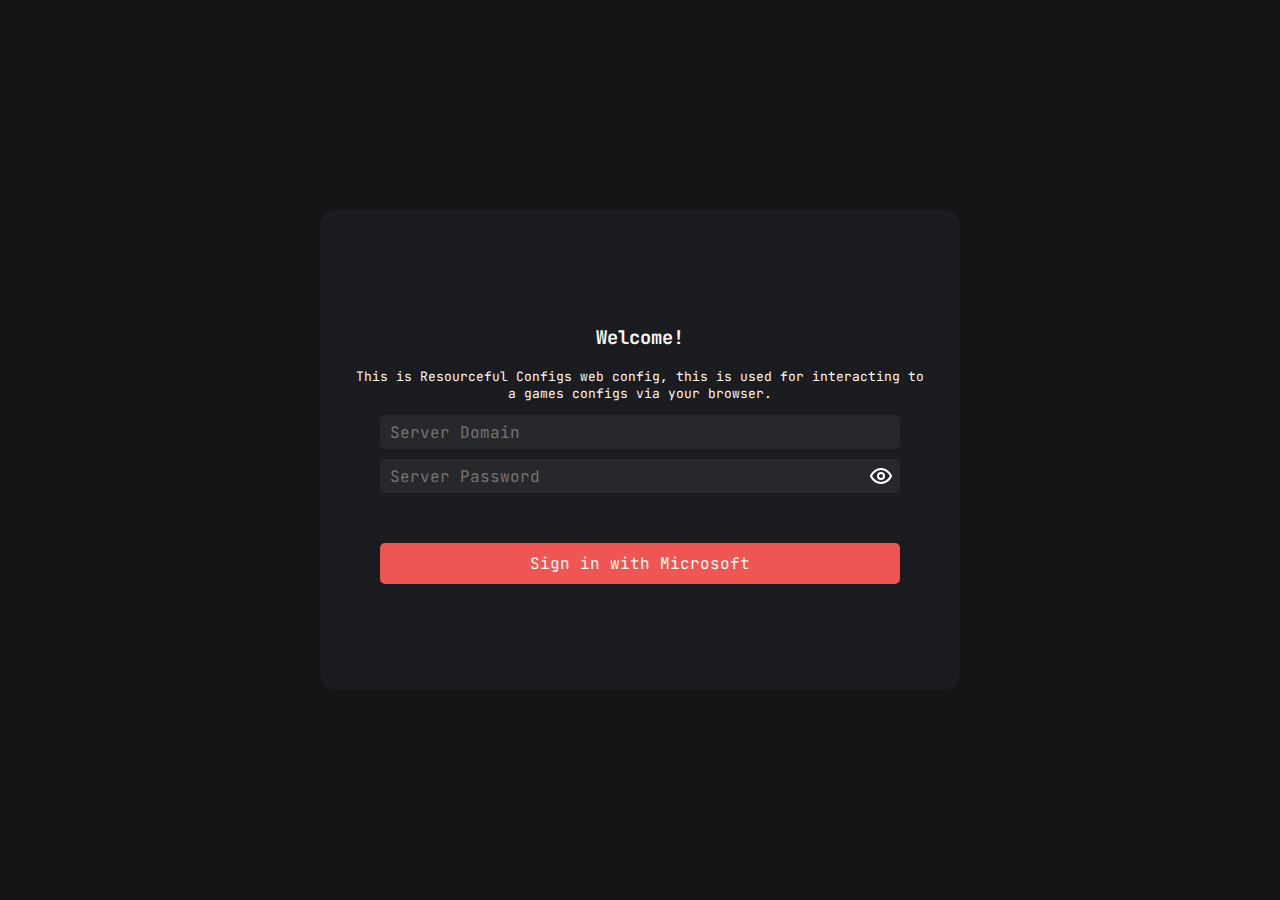
<file: public/index.html>
<!DOCTYPE html>
<html lang="en" xmlns="http://www.w3.org/1999/html">
<head>
    <meta charset="UTF-8">
    <meta name="viewport" content="width=device-width, initial-scale=1.0">
    <title>Login</title>
    <link rel="stylesheet" href="styles/index.css">
    <link rel="stylesheet" href="styles/login.css">
</head>
<body>
    <div id="container">
        <div id="splash"></div>
        <div id="login-container">
            <div>
                <h3>Welcome!</h3>
                <p>This is Resourceful Configs web config, this is used for interacting to a games configs via your browser.</p>
                <input type="text" name="server-domain" id="server-domain" placeholder="Server Domain"/>
                <input type="password" name="server-password" id="server-password" placeholder="Server Password"/>
                <label id="show-password" for="server-password"></label>
                <button id="server-login">Sign in with Microsoft</button>
            </div>
        </div>
    </div>
</body>
<script src="scripts/login/login.js"></script>
</html>
</file>
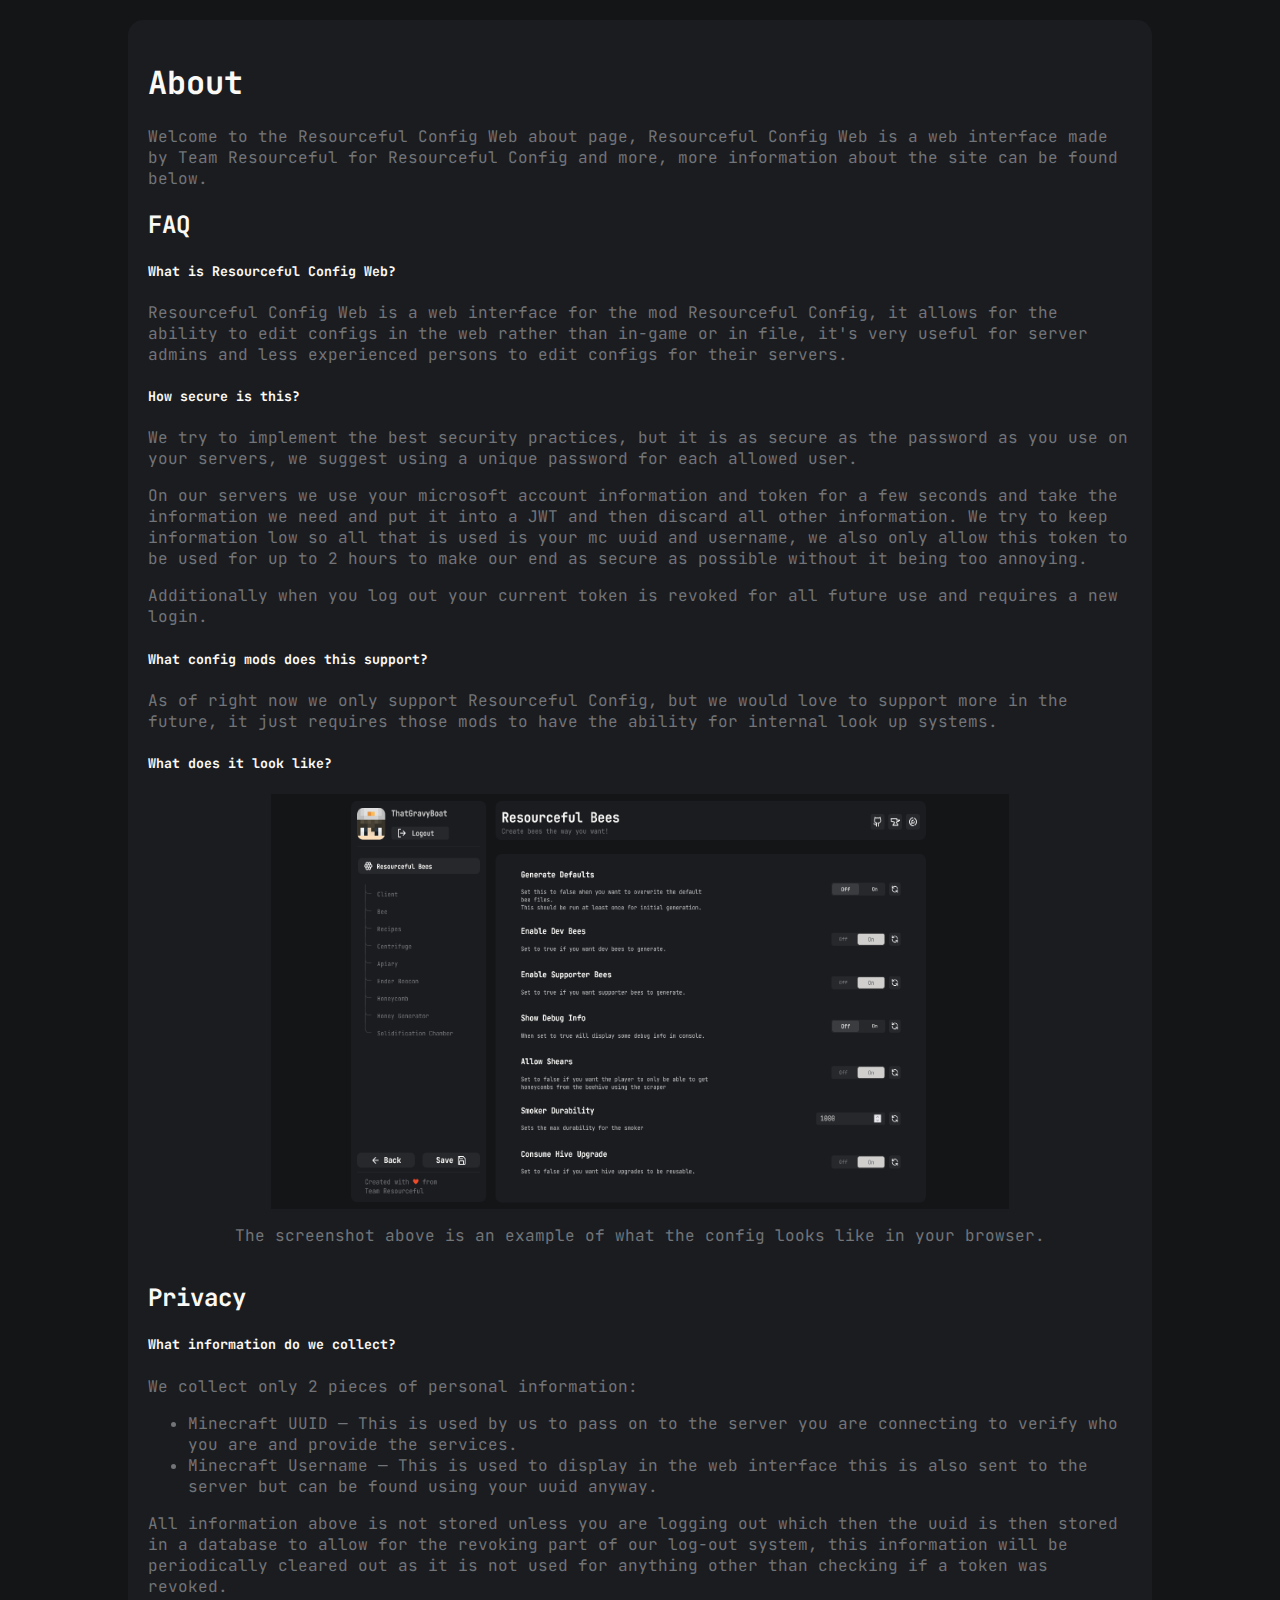
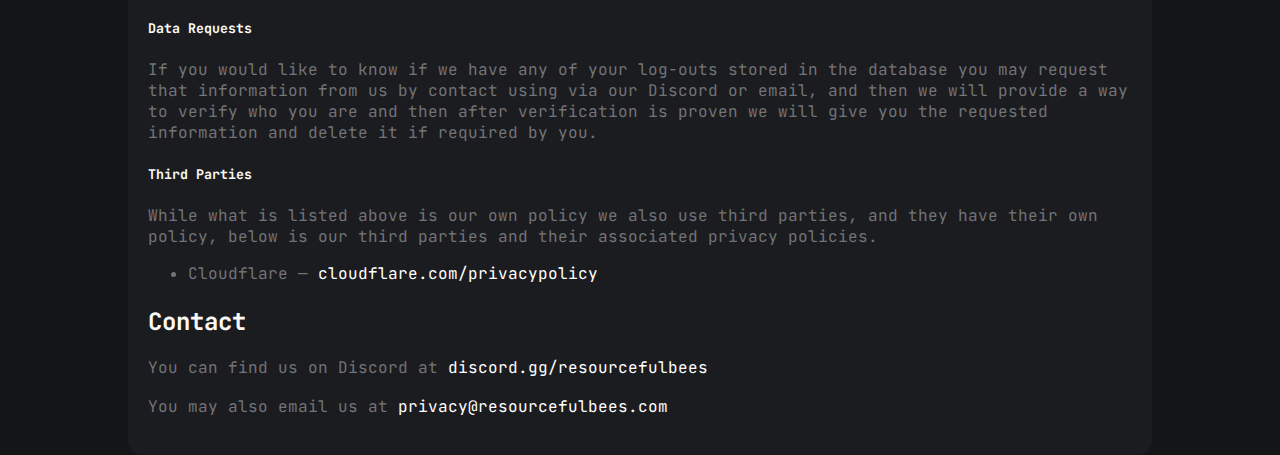
<file: public/about.html>
<!DOCTYPE html>
<html lang="en">
<head>
    <meta charset="UTF-8">
    <meta name="viewport" content="width=device-width">
    <title>About</title>
    <link rel="stylesheet" href="styles/index.css">
    <link rel="stylesheet" href="styles/about.css">
    <link rel="stylesheet" href="styles/animated-links.css">
</head>
<body>
    <div class="container">
        <h1>About</h1>
        <p>Welcome to the Resourceful Config Web about page, Resourceful Config Web is a web interface made by Team Resourceful for Resourceful Config and more, more information about the site can be found below.</p>
        <h2>FAQ</h2>
        <h5>What is Resourceful Config Web?</h5>
        <p>Resourceful Config Web is a web interface for the mod Resourceful Config, it allows for the ability to edit configs in the web rather than in-game or in file, it's very useful for server admins and less experienced persons to edit configs for their servers.</p>
        <h5>How secure is this?</h5>
        <p>We try to implement the best security practices, but it is as secure as the password as you use on your servers, we suggest using a unique password for each allowed user.</p>
        <p>On our servers we use your microsoft account information and token for a few seconds and take the information we need and put it into a JWT and then discard all other information. We try to keep information low so all that is used is your mc uuid and username, we also only allow this token to be used for up to 2 hours to make our end as secure as possible without it being too annoying.</p>
        <p>Additionally when you log out your current token is revoked for all future use and requires a new login.</p>
        <h5>What config mods does this support?</h5>
        <p>As of right now we only support Resourceful Config, but we would love to support more in the future, it just requires those mods to have the ability for internal look up systems.</p>
        <h5>What does it look like?</h5>
        <div class="center">
            <img style="width: 75%; aspect-ratio: 16/9" src="assets/config_preview.png" alt="Config Preview">
            <p>The screenshot above is an example of what the config looks like in your browser.</p>
        </div>
        <h2>Privacy</h2>
        <h5>What information do we collect?</h5>
        <p>We collect only 2 pieces of personal information:</p>
        <ul>
            <li>Minecraft UUID — This is used by us to pass on to the server you are connecting to verify who you are and provide the services.</li>
            <li>Minecraft Username — This is used to display in the web interface this is also sent to the server but can be found using your uuid anyway.</li>
        </ul>
        <p>All information above is not stored unless you are logging out which then the uuid is then stored in a database to allow for the revoking part of our log-out system, this information will be periodically cleared out as it is not used for anything other than checking if a token was revoked.</p>
        <h5>Data Requests</h5>
        <p>If you would like to know if we have any of your log-outs stored in the database you may request that information from us by contact using via our Discord or email, and then we will provide a way to verify who you are and then after verification is proven we will give you the requested information and delete it if required by you.</p>
        <h5>Third Parties</h5>
        <p>While what is listed above is our own policy we also use third parties, and they have their own policy, below is our third parties and their associated privacy policies.</p>
        <ul>
            <li>Cloudflare — <a href="https://cloudflare.com/privacypolicy/">cloudflare.com/privacypolicy</a></li>
        </ul>
        <h2>Contact</h2>
        <p>You can find us on Discord at <a href="https://discord.gg/resourcefulbees">discord.gg/resourcefulbees</a></p>
        <p>You may also email us at <a href="mailto:privacy@resourcefulbees.com">privacy@resourcefulbees.com</a></p>
    </div>
</body>
</html>
</file>
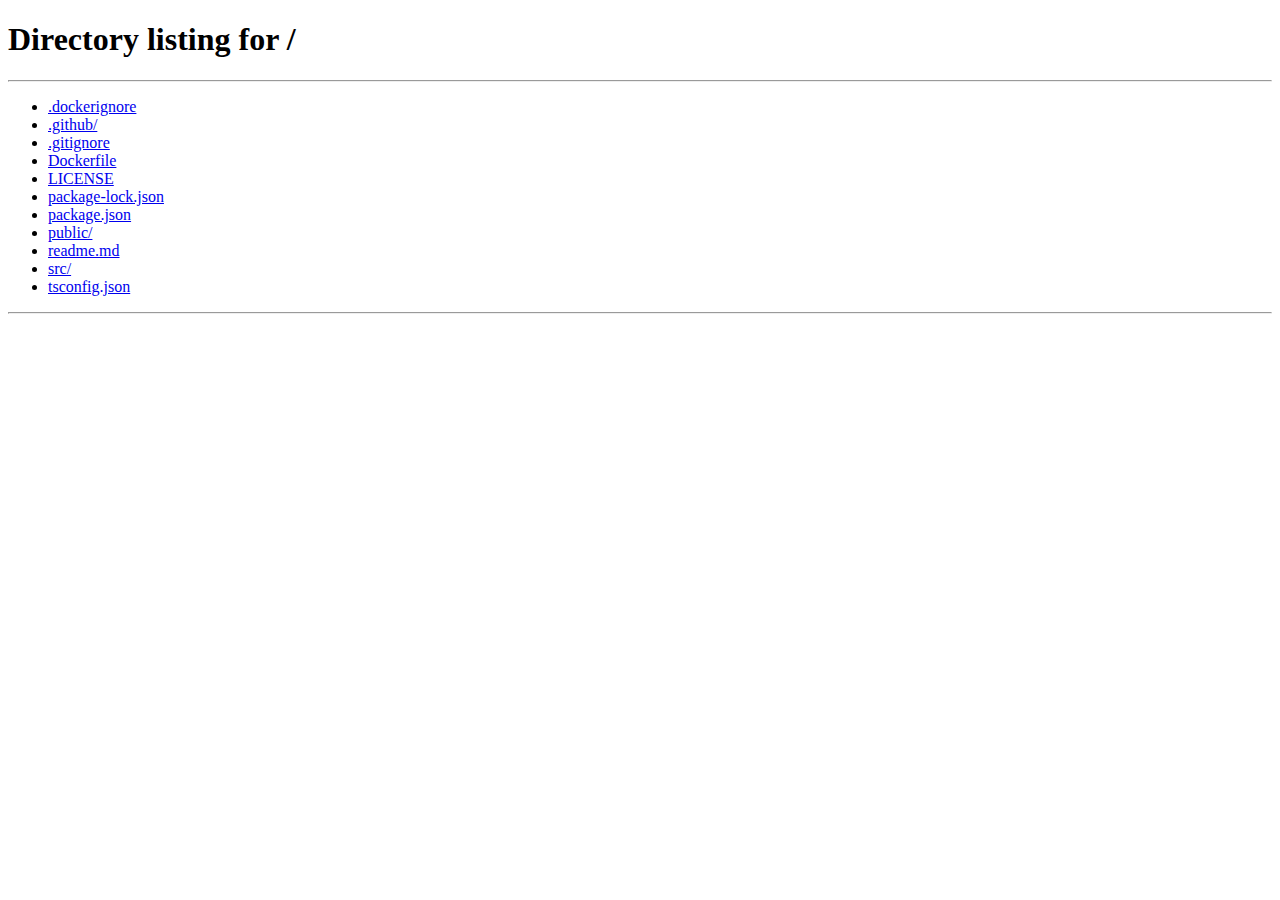
<file: public/config.html>
<!DOCTYPE html>
<html lang="en">
<head>
    <meta charset="UTF-8">
    <meta name="viewport" content="width=device-width, initial-scale=1.0">
    <title>Config</title>
    <link rel="stylesheet" href="styles/index.css">
    <link rel="stylesheet" href="styles/loader.css">
    <link rel="stylesheet" href="styles/config.css">
    <link rel="stylesheet" href="styles/settings.css">
    <link rel="stylesheet" href="styles/elements.css">
</head>
<base>
<body>
    <div id="categories">
        <div id="user">
            <div id="user-icon">
                <img id="user-icon-img" src="assets/lucide/help-circle.svg" alt="User Profile Picture">
            </div>
            <div id="user-data">
                <h3 id="username">Loading...</h3>
                <div id="logout"><img src="assets/lucide/log-out.svg" alt="Logout Button"/><span>Logout</span></div>
            </div>
        </div>
        <div>
            <div id="category-list-header">
                <p id="selected-category">Selected Category</p>
            </div>
            <div id="config-categories">
                <ul id="category-list"></ul>
            </div>
            <div id="back-done-btn">
                <h3 id="back-btn">Back</h3>
                <h3 id="save-btn">Save</h3>
            </div>
        </div>
        <div id="message">
            <h3 id="created-message">Created with <span style="color: #EE4B2B">❤</span> from<br>Team Resourceful</h3>
        </div>
    </div>
    <div id="entry-container">
        <div id="entry-info">
            <div>
                <h1 id="config-title"></h1>
                <p id="config-description"></p>
            </div>
            <div id="entry-info-buttons"></div>
        </div>
        <div id="items" class="loading">
            <div class="lds-ellipsis"><div></div><div></div><div></div><div></div></div>
        </div>
    </div>
</body>
<script src="scripts/utils.js"></script>
<script src="scripts/api.js"></script>
<script src="scripts/login/logout.js"></script>
<script src="scripts/config/config-history.js"></script>
<script src="scripts/config/loader.js"></script>
<script src="scripts/config/saver.js"></script>
<script src="scripts/config/config-info.js"></script>
</html>
</file>
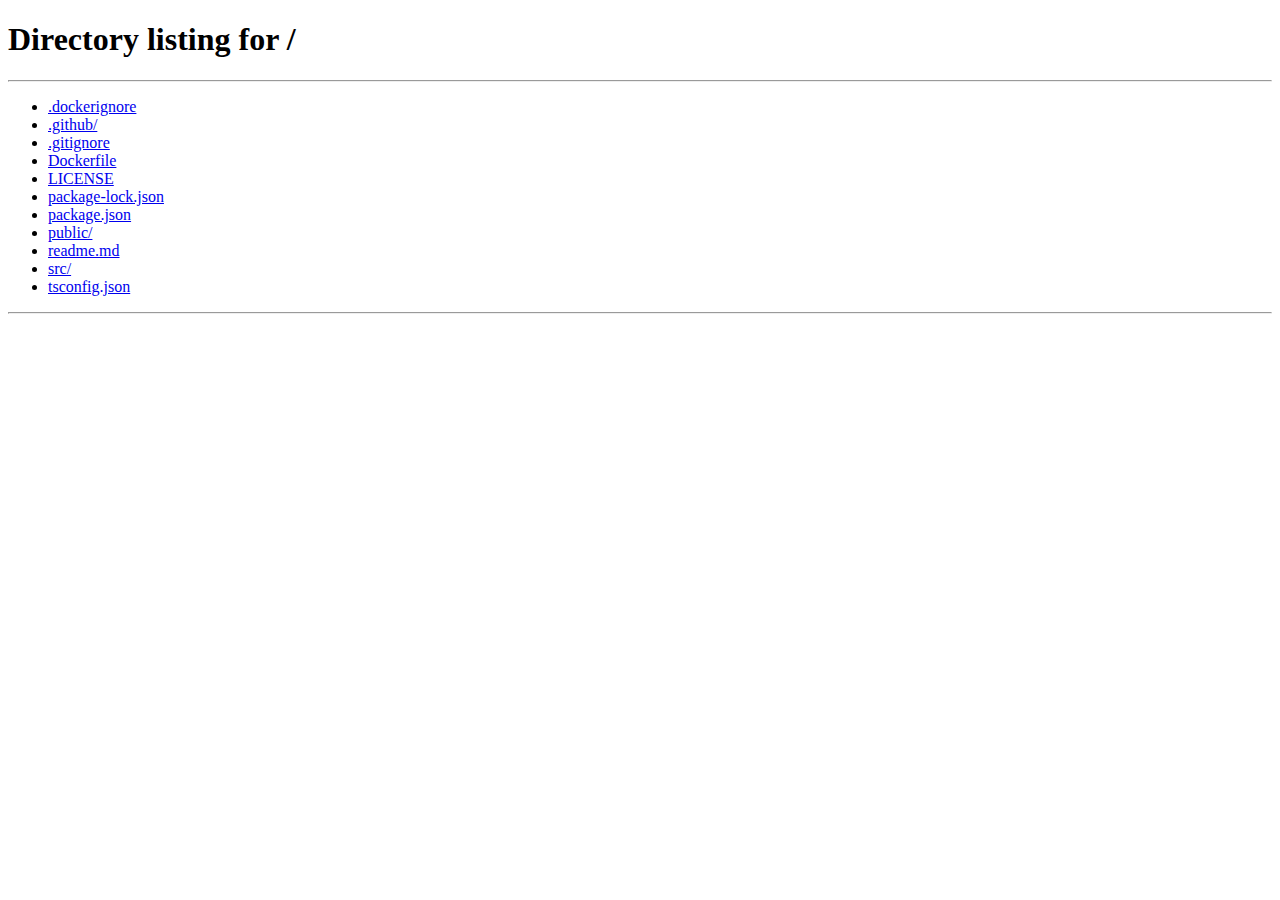
<file: public/configs.html>
<!DOCTYPE html>
<html lang="en">
<head>
    <meta charset="UTF-8">
    <meta name="viewport" content="width=device-width, initial-scale=1.0">
    <title>Configs</title>
    <link rel="stylesheet" href="styles/index.css">
    <link rel="stylesheet" href="styles/configs.css">
    <link rel="stylesheet" href="styles/loader.css">
</head>
<body>
    <div id="configs" class="loading">
        <div class="lds-ellipsis"><div></div><div></div><div></div><div></div></div>
    </div>
</body>
<script src="scripts/utils.js"></script>
<script src="scripts/api.js"></script>
<script src="scripts/login/logout.js"></script>
<script src="scripts/configs.js"></script>
</html>
</file>
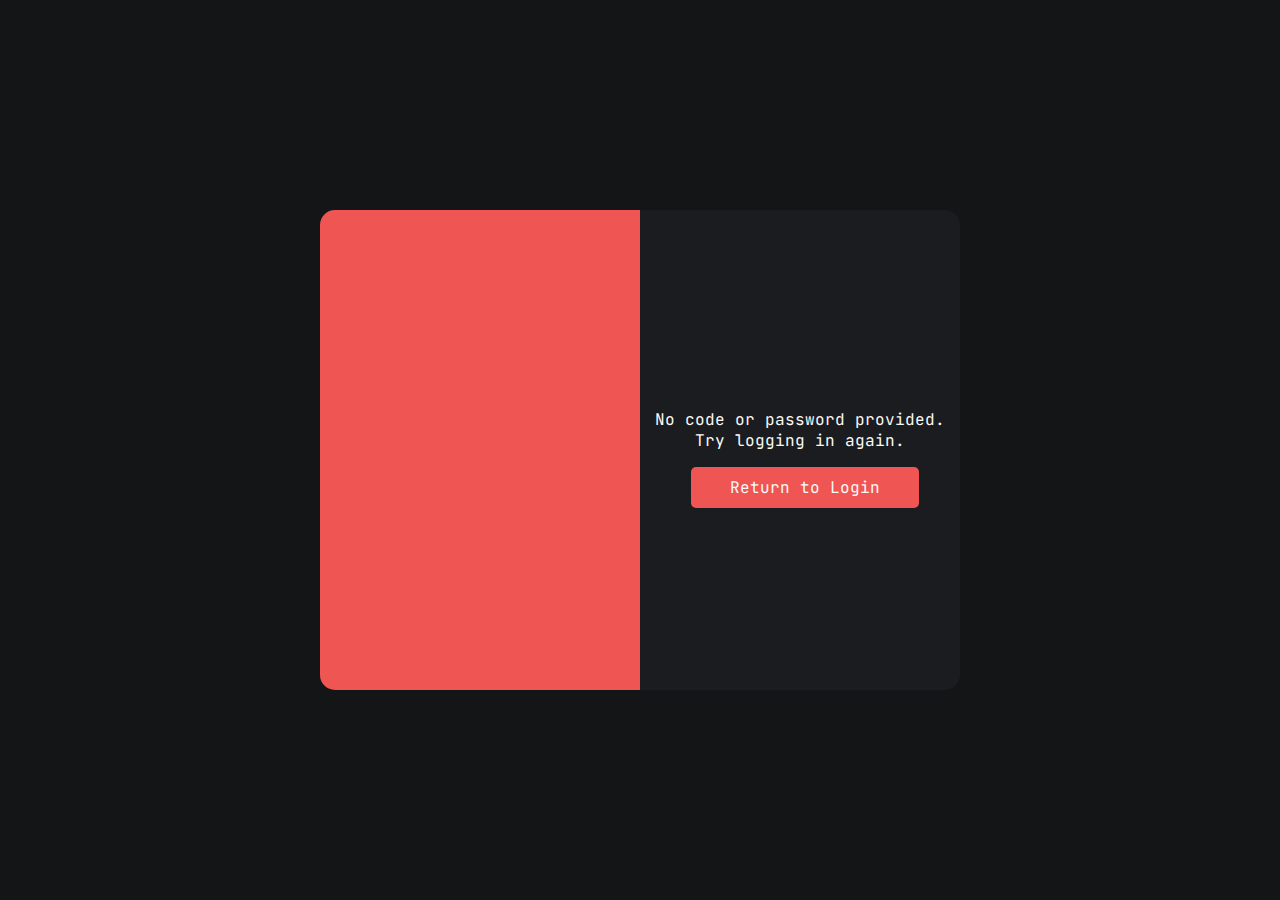
<file: public/mslogin.html>
<!DOCTYPE html>
<html lang="en">
<head>
    <meta charset="UTF-8">
    <meta name="viewport" content="width=device-width, initial-scale=1.0">
    <title>Microsoft Login</title>
    <link rel="stylesheet" href="styles/index.css">
    <link rel="stylesheet" href="styles/mslogin.css">
    <link rel="stylesheet" href="styles/loader.css">
</head>
<body>
<div id="container">
    <div id="splash"></div>
    <div id="login-container">
        <div class="lds-ellipsis"><div></div><div></div><div></div><div></div></div>
    </div>
</div>
</body>
<script src="scripts/api.js"></script>
<script src="scripts/login/mslogin.js"></script>
</html>
</file>
<file: public/styles/index.css>
@import url('https://fonts.googleapis.com/css2?family=JetBrains+Mono:wght@100;300;400;500;700&display=swap');

:root {
    --background-color: #131517;
    --container-color: #1A1C20;

    --accent-color: #27282C;

    --text-title-color: #FAF9F6;
    --text-paragraph-color: #727478;

    --button-color: #27282C;
    --button-transparent-color: rgba(39, 40, 44, 0.5);
    --button-hover-color: #35373B;

    --highlight-color: #EF5552;
    --highlight-hover-color: #F56A67;

    --card-radius: 15px;
    --small-button-radius: 5px;
    --medium-button-radius: 10px;
}

body, html {
    padding: 0;
    margin: 0;

    height: 100vh;

    font-family: 'JetBrains Mono', monospace;
}

.no-drag {
    user-select: none;
    -moz-user-select: none;
    -webkit-user-drag: none;
    -webkit-user-select: none;
    -ms-user-select: none;
}

.no-margin {
    margin: 0;
}

.no-link-color {
    color: inherit;
}
</file>
<file: public/styles/login.css>
body {
    background-color: var(--background-color);

    display: flex;
    justify-content: center;
    align-items: center;
}

#container {
    width: clamp(150px, 50%, 750px);
    aspect-ratio: 4/3;
    background-color: var(--container-color);
    border-radius: 15px;

    display: grid;
    grid-template-columns: 1fr 1fr;

    row-gap: 20px;
}

#splash {
    background-color: var(--highlight-color);
    border-radius: 15px 0 0 15px;
}

#login-container {
    display: flex;
    flex-direction: column;
    justify-content: center;
    align-content: center;
    text-align: center;

    color: var(--text-title-color);
}

#login-container > div {
    padding: 30px;
}

#server-domain, #server-password, #server-login {
    padding: 10px;
    position: relative;
    left: 0;
    outline: none;
    border: transparent;
    background-color: var(--button-color);
    font-size: 16px;

    border-radius: 5px;

    width: calc(100% - 80px);

    height: 14px;

    font-family: 'JetBrains Mono', monospace;

    color: var(--text-title-color);

    margin-bottom: 10px;
}

#show-password {
    position: absolute;

    background-image: url("../assets/lucide/eye.svg");
    background-position: center;
    background-repeat: no-repeat;

    height: 24px;
    width: 24px;
    padding: 5px;

    background-color: var(--button-color);

    margin-left: -36px;

    border-radius: 5px;
}

#show-password:hover {
    cursor: pointer;
}

#show-password.open {
    background-image: url("../assets/lucide/eye-off.svg");
}

#server-login {
    margin-top: 40px;

    width: calc(100% - 60px);
    height: initial;

    background-color: var(--highlight-color);
}

#server-login:hover {
    cursor: pointer;
}

#login-container > div > p {
    font-size: small;
}

@media screen and (max-width: 1300px) {
    #container {
        grid-template-columns: 1fr;
    }
    #splash {
        display: none;
    }
}

@media screen and (max-width: 800px) {
    #container {
        width: 70%;
    }
}

@media screen and (max-width: 500px) {
    #container {
        width: 80%;
    }
}
</file>
<file: public/styles/about.css>
body {
    display: grid;
    column-count: 2;
    padding-left: 10%;
    padding-right: 10%;

    width: 80%;

    background-color: var(--background-color);
}

h1, h2, h3, h4, h5, h6 {
    color: var(--text-title-color);
}

p, span, li {
    color: var(--text-paragraph-color);
}

.container {

    width: calc(100% - 40px);

    background-color: var(--container-color);
    border-radius: 15px;
    padding: 20px;
    margin-bottom: 20px;
    margin-top: 20px;
}

.center {
    display: flex;
    justify-content: center;
    align-items: center;

    flex-direction: column;

    width: 100%;
}
</file>
<file: public/styles/loader.css>
/*
Taken from https://loading.io/css/
*/

.lds-ellipsis {
    display: inline-block;
    position: relative;
    width: 80px;
    height: 80px;
}
.lds-ellipsis div {
    position: absolute;
    top: 33px;
    width: 13px;
    height: 13px;
    border-radius: 50%;
    background: #fff;
    animation-timing-function: cubic-bezier(0, 1, 1, 0);
}
.lds-ellipsis div:nth-child(1) {
    left: 8px;
    animation: lds-ellipsis1 0.6s infinite;
}
.lds-ellipsis div:nth-child(2) {
    left: 8px;
    animation: lds-ellipsis2 0.6s infinite;
}
.lds-ellipsis div:nth-child(3) {
    left: 32px;
    animation: lds-ellipsis2 0.6s infinite;
}
.lds-ellipsis div:nth-child(4) {
    left: 56px;
    animation: lds-ellipsis3 0.6s infinite;
}
@keyframes lds-ellipsis1 {
    0% {
        transform: scale(0);
    }
    100% {
        transform: scale(1);
    }
}
@keyframes lds-ellipsis3 {
    0% {
        transform: scale(1);
    }
    100% {
        transform: scale(0);
    }
}
@keyframes lds-ellipsis2 {
    0% {
        transform: translate(0, 0);
    }
    100% {
        transform: translate(24px, 0);
    }
}
</file>
<file: public/styles/config.css>
body {
    display: grid;
    column-count: 2;
    padding-left: 10%;
    padding-right: 10%;

    width: calc(100% - 20%);

    grid-template-columns: max(25%, 300px) calc(100% - max(25%, 300px));

    background-color: var(--background-color);
}

#entry-container {
    width: 100%;
    display: grid;
    grid-template-rows: 90px 90%;
    grid-row-gap: 1rem;
    padding-top: 1rem;
    padding-bottom: 1rem;

    height: calc(100vh - 4em);
}

#entry-info {
    background-color: var(--container-color);
    width: calc(100% - 4em);
    padding: 1rem;
    margin: 0 0.5em 0 0.5em;

    border-radius: 15px;

    display: grid;
    grid-template-columns: 75% 25%;
}

#entry-info > div {
    height: 100%;
}

#entry-info > div > h1 {
    margin: 0;
    color: var(--text-title-color);
}

#entry-info > div > p {
    margin: 0;
    color: var(--text-paragraph-color);
}

#entry-info-buttons {
    display: flex;
    flex-direction: row-reverse;

    gap: 10px;

    align-items: center;
}

#entry-info-buttons  > a {
    background-color: var(--button-color);
    width: 24px;
    height: 24px;
    padding: 6px;

    border-radius: 5px;
}

#entry-info-buttons > a:hover {
    cursor: pointer;
    background-color: var(--button-hover-color);
}

#items {
    width: 100%;
}

.loading {
    display: flex;
    justify-content: center;
    align-items: center;
    color: white;
}

#categories {
    width: calc(100% - 4em);
    height: calc(100vh - 4em);
    margin: 1em 0.5em 1em 1em;
    padding: 1rem;
    border-radius: 15px;
    background-color: var(--container-color);

    display: grid;
    grid-template-rows: 90px auto calc(2em + 20px);
}

#categories > div:not(:last-child) {
    border-bottom: 1px solid #2A2C30;
}

#category-list-header {
    height: 45px;
    padding-top: 25px;
}

#category-list-header > h3 {
    padding-left: 10px;
    color: rgba(250, 249, 246, 0.8);
}

#selected-category {
    --selected-category-image: url("../assets/lucide/box.svg");

    display: flex;
    padding-left: 15px;
    height: 20px;
    align-items: center;
    color: var(--text-title-color);
    margin: 0 0 0 2px;

    font-size: 15px;
    font-weight: bold;

    background-color: var(--button-color);
    padding-bottom: 7px;
    padding-top: 10px;
    border-radius: 10px;
}

#selected-category::before {
    content: var(--selected-category-image);
    padding-right: 10px;
}

#config-categories {
    width: 100%;
    height: calc(100% - 120px);
    overflow-y: auto;
}

#category-list {
    list-style-type: none;
    padding-left: 20px;
    padding-bottom: 40px;

    margin-right: 10px;

    height: 0; /* This is the fix, idk why but it is */
}

#category-list > li {
    border-left: 2px solid #3A3C40;
    padding-left: 20px;
    width: calc(100% - 22px);
    height: 2.5em;
    color: var(--text-paragraph-color);
}

#category-list > li > span {
    display: block;
    padding: 7px 10px;
    font-size: 15px;
    font-weight: 400;
    width: calc(100% - 20px);
}

#category-list > li > span:hover {
    cursor: pointer;
    background-color: #35373b;
    border-radius: 5px;
}

#category-list:last-child li:last-child {
    height: 1em;
}

#category-list > li:before {
    content: "";
    display: block;
    border-left: 2px solid #35373b;
    border-bottom: 2px solid #35373b;
    border-bottom-left-radius: 10px;
    width: 15px;
    height: 20px;
    margin-left: -22px;
    margin-bottom: -16px;
}

#created-message {
    font-weight: 400;
    font-size: 16px;
    padding: 0 20px;
    margin: 10px 0 0;

    color: var(--text-paragraph-color);
}

#categories > div {
    width: 100%
}

#user {
    color: rgba(250, 249, 246, 0.8);

    display: flex;
}

#user-data {
    width: calc(100% - 1rem);
    padding-left: 1rem;
}

#user-data > div {
    display: flex;

    width: 120px;
    height: 30px;

    background-color: var(--button-color);
    border-radius: 5px;

    color: white;

    padding-left: 15px;
    padding-right: 15px;

    align-items: center;
}

#user-data > div > span {
    margin-left: 15px;
}

#user-data > div:hover {
    cursor: pointer;
    background-color: var(--button-hover-color);
}

#user > div > h3 {
    margin-top: 0;
    margin-bottom: 18px;
}

#user-icon {
    height: calc(100% - 1rem);
    aspect-ratio: 1/1;
}

#user-icon > img {
    height: 100%;
    width: 100%;
    border-radius: 15px;
}

#back-done-btn {
    display: grid;
    grid-template-columns: 1fr 1fr;
    grid-gap: 20px;

    margin-top: 5px;
}

#back-done-btn > h3 {
    background-color: var(--button-color);
    border-radius: 10px;
    padding: 5px 15px;
    color: var(--text-title-color);
    text-align: center;
    align-items: center;
    display: flex;
    justify-content: center;
    margin: 0;
}

#back-done-btn > h3:hover {
    cursor: pointer;
    background-color: var(--button-hover-color);
}

#back-done-btn > h3:first-child:before {
    display: inline-block;
    content: url("../assets/lucide/arrow-left.svg");
    padding-right: 10px;
    width: 24px;
    height: 24px;
}

#back-done-btn > h3:last-child:after {
    display: inline-block;
    content: url("../assets/lucide/save.svg");
    padding-left: 10px;
    width: 24px;
    height: 24px;
}
</file>
<file: public/styles/settings.css>
#items {
    width: calc(100% - 4em);
    height: calc(100% - 2em);
    padding: 1rem;
    margin: 1em 1em 1em 0.5em;
    border-radius: 15px;
    background-color: #1A1C20;

    color: var(--text-title-color);

    overflow-y: auto;
}

.config-entry {
    width: 100%;

    display: flex;
    min-height: 100px;
}

.config-entry-desc {
    width: calc(50% - min(50px, 5%));
    min-height: 100px;

    padding-left: min(50px, 5%);
}

.config-entry-desc > p, .config-separator > p {
    color: #BDBDBD;
    font-size: 14px;
}

.config-entry-value {
    width: calc(50% - min(50px, 5%));
    min-height: 100px;

    display: flex;
    align-items: center;
    justify-content: right;
    padding-right: min(50px, 5%);
}

.config-separator {
    width: calc(100% - (min(50px, 5%) * 2));
    padding-left: min(50px, 5%);
    padding-right: min(50px, 5%);
}

.config-separator > hr {
    border-bottom: 1px solid rgba(255, 255, 255, .15);
}
</file>
<file: public/styles/configs.css>
body {
    display: grid;
    column-count: 2;
    padding-left: 10%;
    padding-right: 10%;

    width: calc(100% - 20%);

    background-color: var(--background-color);

    --config-card-height: 200px;
}

.loading {
    display: flex !important;
    justify-content: center;
    align-items: center;
    color: white;

    text-align: center;
}

#configs {
    display: grid;

    grid-template-columns: repeat(3, calc((100% - 40px) / 3));

    grid-template-rows: repeat(auto-fill, var(--config-card-height));

    grid-gap: 20px;

    width: calc(100% - 40px);

    background-color: var(--container-color);
    border-radius: var(--card-radius);
    padding: 20px;
    margin-bottom: 20px;
    margin-top: 20px;
}

.config-file {
    height: var(--config-card-height);

    background-color: var(--accent-color);

    border-radius: var(--card-radius);
}

.info > img {
    height: calc(100% - 20px);
    aspect-ratio: 1/1;

    margin-top: -50px;

    border-radius: var(--card-radius);

    padding: 10px;

    border: 5px solid var(--accent-color);
    background-color: var(--button-hover-color);

    fill: white;
}

.info {
    display: flex;
    padding: 0 20px 20px;

    width: calc(100% - 40px);
    height: 50%;
}

.info > div {
    margin-left: 20px;
    padding-top: 10px;
    width: 100%;
}

.info > div > h1 {
    margin: 0;
    padding: 0;
    font-size: 1.25em;
    width: 100%;
    color: var(--text-title-color);

    text-overflow: ellipsis;
    overflow: hidden;
}

.info > div > p {
    margin: 0;
    padding: 0;
    font-size: 0.8em;
    width: 100%;
    height: calc(100% - 2rem);
    color: var(--text-paragraph-color);

    text-overflow: ellipsis;
    overflow: hidden;
}

.heading {
    width: 100%;
    height: 50%;

    border-radius: var(--card-radius) var(--card-radius) 0 0;
}

.edit-bar {
    display: flex;
    justify-content: right;

    width: calc(100% - 40px);
    height: calc(50% - 20px);

    padding-top: 20px;
    padding-left: 20px;
    padding-right: 20px;
}

.button-bar {
    display: flex;

    width: calc(100% - 170px);
    height: calc(50% - 20px);

    padding-bottom: 20px;
    padding-left: 150px;
    padding-right: 20px;
}

.link-button {
    margin-right: 5px;

    background-color: var(--button-color);
}

.config-button {
    display: block;
    background-color: var(--button-color);
    border-radius: var(--medium-button-radius);
    height: 24px;
    width: 24px;

    padding: 5px;
}

.config-button:hover {
    cursor: pointer;
    background-color: var(--button-hover-color);
}

@media screen and (max-width: 1300px) {
    #configs {
        grid-template-columns: repeat(2, calc((100% - 20px) / 2));
    }
}

@media screen and (max-width: 900px) {
    #configs {
        grid-template-columns: 100%;
    }
}
</file>
<file: public/styles/mslogin.css>
body {
    background-color: var(--background-color);

    display: flex;
    justify-content: center;
    align-items: center;
}

#container {
    width: clamp(150px, 50%, 750px);
    aspect-ratio: 4/3;
    background-color: var(--container-color);
    border-radius: 15px;

    display: grid;
    grid-template-columns: 1fr 1fr;

    row-gap: 20px;
}

#splash {
    background-color: var(--highlight-color);
    border-radius: 15px 0 0 15px;
}

#login-container {
    display: grid;
    flex-direction: column;
    justify-content: center;
    align-content: center;
    text-align: center;

    color: var(--text-title-color);
}

.btn {
    background-color: var(--highlight-color);
    border-radius: 5px;

    padding: 10px 5px;

    width: 75%;

    margin-left: 12.5%;
    margin-right: 12.5%;

    color: var(--text-title-color);

    text-decoration: none;
}

.btn:hover {
    background-color: var(--highlight-hover-color);
}
</file>
<file: public/styles/animated-links.css>
a {
    display: inline-block;
    color: white;
    text-decoration: none;
}

a:not(.no-animation)::after {
    content: '';
    display: block;
    margin: auto;
    width: 0;
    height: 2px;
    background: white;
    transition: width .3s ease;
}

.left-ease:not(.no-animation)::after {
    margin: unset;
}

a:not(.no-animation):hover::after {
    width: 100%;
}

a:visited {
    text-decoration: none;
    color: white;
}
</file>
<file: public/styles/elements.css>
/* Reset */
.config-reset {
    width: 30px;
    height: 30px;

    border-radius: 5px;
    background-color: #27282c;

    background-image: url("../assets/lucide/refresh-ccw.svg");
    background-repeat: no-repeat;
    background-position: center;
    background-size: 18px;

    margin-left: 10px;
}

.config-reset:hover {
    cursor: pointer;
    background-color: #35373b;
}

/* Switch */
.config-switch, .config-switch > label {
    font-size: 13px;
    color: rgba(250, 249, 246, 0.8);
    font-weight: 500;
}

.config-switch{
    display: inline-block;
    margin: 0;
    position: relative;
}

.config-switch > label.switch-inner {
    margin: 0;
    width: 140px;
    height: 30px;
    background: #27282c;
    border-radius: 5px;
    overflow: hidden;
    position: relative;
    transition: all 0.3s ease;
    display: block;
    cursor: pointer;
}

.config-switch > label.switch-inner:before {
    content: attr(data-on);
    position: absolute;
    font-size: 12px;
    font-weight: 500;
    top: 7px;
    right: 20px;

}

.config-switch > label.switch-inner:after {
    content: attr(data-off);
    width: 70px;
    height: 16px;
    background: #3A3C40;
    border-radius: 5px;
    position: absolute;
    left: 2px;
    top: 2px;
    text-align: center;
    transition: all 0.3s ease;
    padding: 5px 0;
}

.config-switch input[type="checkbox"] {
    cursor: pointer;
    width: 50px;
    height: 25px;
    opacity: 0;
    position: absolute;
    top: 0;
    z-index: 1;
    margin: 0;
}

.config-switch input[type="checkbox"]:checked + label.switch-inner {
    background: #27282c;
    color: #727478;
}

.config-switch input[type="checkbox"]:checked + label.switch-inner:after {
    content: attr(data-on);
    left: 68px;
    background: rgba(250, 249, 246, 0.8);
}

.config-switch input[type="checkbox"]:checked + label.switch-inner:before {
    content: attr(data-off);
    right: auto;
    left: 20px;
}

/* Text Box */

.config-text {
    font-size: 13px;
    color: rgba(250, 249, 246, 0.8);
    font-weight: 500;
}

.config-text > input[type="text"] {
    padding: 10px;
    position: relative;
    left: 0;
    outline: none;
    border: 1px solid rgba(0, 0, 0, .15);
    background-color: #27282c;
    font-size: 16px;

    border-radius: 5px;

    transition: width 0.5s ease;
    width: 158px;
    height: 8px;

    font-family: 'JetBrains Mono', monospace;

    color: rgba(250, 249, 246, 0.8);
}

.config-text > input[type="text"]:focus {
    width: calc(138px * 2);
}

/* Big Text Box */

.config-big-text {
    font-size: 13px;
    color: rgba(250, 249, 246, 0.8);
    font-weight: 500;
}

.config-big-text > textarea {
    resize: none;
    padding: 10px;
    position: relative;
    left: 0;
    outline: none;
    border: 1px solid rgba(0, 0, 0, .15);
    background-color: #27282c;
    font-size: 16px;

    border-radius: 5px;

    transition: width 0.5s ease, height 0.5s ease;
    width: 158px;
    height: 8px;

    font-family: 'JetBrains Mono', monospace;

    color: rgba(250, 249, 246, 0.8);

    overflow: hidden;
}

.config-big-text > textarea:focus {
    width: calc(138px * 2);
    height: 78px;
}

/* Number Input */

.config-number {
    font-size: 13px;
    color: rgba(250, 249, 246, 0.8);
    font-weight: 500;
}

.config-number > input[type="number"] {
    padding: 10px;
    position: relative;
    left: 0;
    outline: none;
    border: 1px solid rgba(0, 0, 0, .15);
    background-color: #27282c;
    font-size: 16px;

    border-radius: 5px;

    transition: width 0.5s ease;
    width: 158px;
    height: 8px;

    font-family: 'JetBrains Mono', monospace;

    color: rgba(250, 249, 246, 0.8);
}

.config-number > input[type="number"]:focus {
    width: calc(138px * 2);
}

/* Range Slider */
.config-slider {
    background-color: #27282c;
    border-radius: 5px;

    padding: 10px;

    width: 120px;
    height: 10px;

    display: flex;
    vertical-align: middle;

    transition: width 0.5s ease;
}

.range-label {
    padding-left: 5px;
    padding-right: 5px;
    margin-top: -2px;

    font-size: small;
}

.config-slider:hover {
    width: calc(118px * 2);
}

.config-slider:hover > .range-label {
    display: inline;
}

.config-slider > input[type="range"]:hover {
    cursor: pointer;
}

.config-slider > input[type="range"] {
    -webkit-appearance: none;
    width: calc(100% - 2px);
    border-radius: 2px;
    background: #3A3C40;
    outline: none;
    opacity: 0.7;

    height: calc(100% - 2px);
    display: block;
}

.config-slider > input[type="range"]::-webkit-slider-thumb, .config-slider > input[type="range"]::-moz-range-thumb {
    width: 14px;
    height: 14px;
    border-radius: 3px;
    background: rgba(250, 249, 246, 0.8);
    cursor: pointer;

    transition: width 0.5s ease;
}

.config-slider > input[type="range"]::-webkit-slider-thumb {
    -webkit-appearance: none;
    appearance: none;
    outline: none;

    width: 14px;
    height: 14px;
    border-radius: 3px;
    background: rgba(250, 249, 246, 0.8);
    cursor: pointer;
}

.config-slider-value > input[type="number"] {
    width: 26px;
    height: 28px;

    border-radius: 5px;
    background-color: #27282c;

    margin-left: 10px;

    border: none;

    text-align: center;

    -moz-appearance: textfield;
    color: white;
}

.config-slider-value > input[type="number"]:focus {
    outline: none;
}

.config-slider-value > input[type="number"]::-webkit-inner-spin-button, .config-slider-value > input[type="number"]::-webkit-outer-spin-button {
    -webkit-appearance: none;
    margin: 0;
}

/* Dropdown */

.config-dropdown > select {
    -webkit-appearance: none;
    -moz-appearance: none;
    appearance: none;

    outline: none;

    width: 180px;
    height: 30px;

    border: none;
    background-color: #27282c;
    border-radius: 5px;

    color: white;

    padding-left: 15px;
    padding-right: 15px;

    font-family: 'JetBrains Mono', monospace;

    background-image: url("../assets/lucide/chevron-down.svg");
    background-repeat: no-repeat;
    background-position: calc(100% - 5px);
}

.config-dropdown > select.opened {
    background-image: url("../assets/lucide/chevron-up.svg");
}

.config-dropdown > select:hover {
    cursor: pointer;
}
</file>
